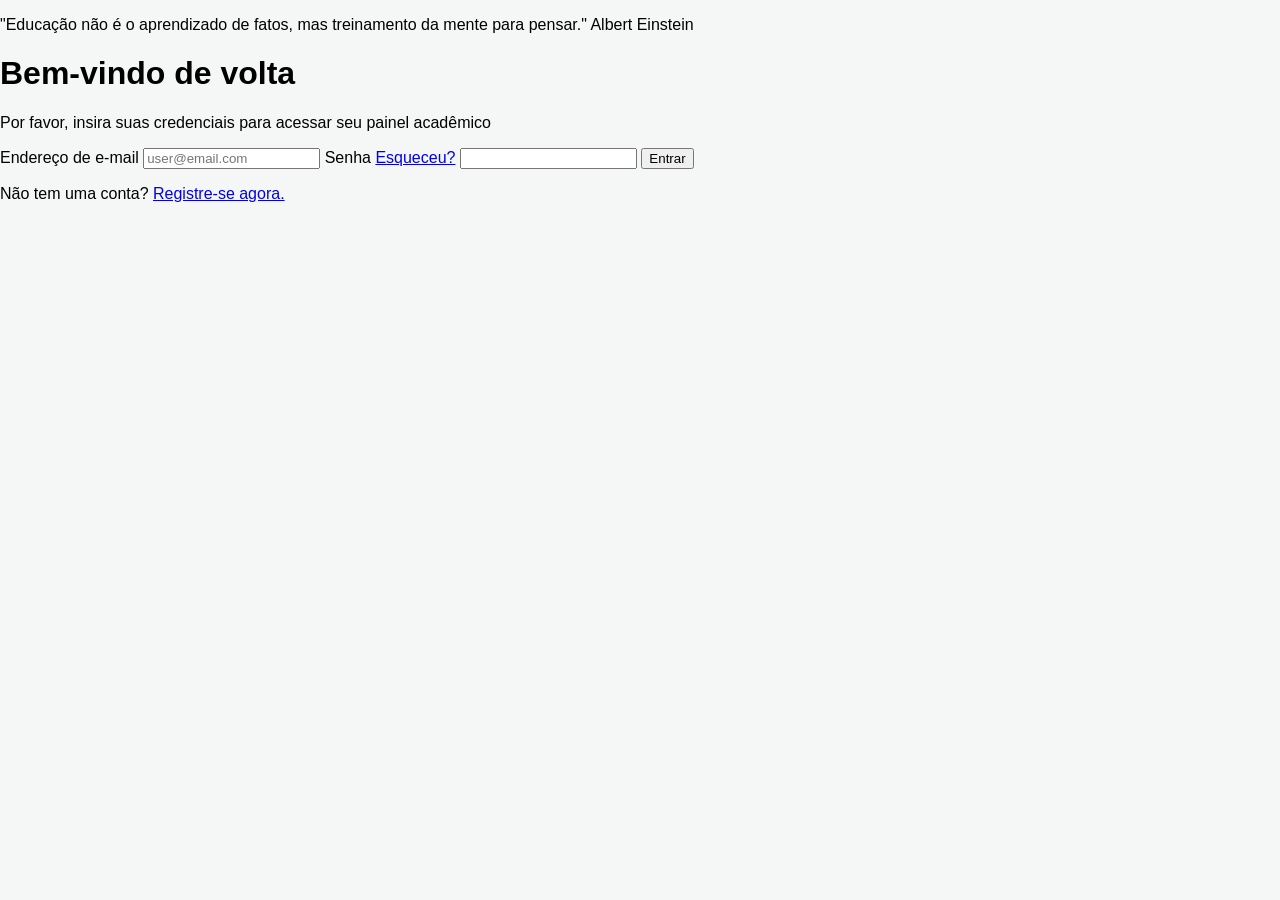
<file: index.html>
<!DOCTYPE html>
<html lang="en">

<head>
    <meta charset="UTF-8">
    <meta name="viewport" content="width=device-width, initial-scale=1.0">

    <link href="style.css" rel="stylesheet">

    <title>Login</title>
</head>

<body>

    <div class="container">

        <div class="hero">
            <p>
                "Educação não é o aprendizado de fatos,
                mas treinamento da mente para pensar."
                <span>Albert Einstein</span>
            </p>
        </div>

        <div class="formulario">
            <div>

                <h1>Bem-vindo de volta</h1>
                <p>Por favor, insira suas credenciais para acessar seu painel acadêmico</p>

                <form onsubmit="login(event)">

                    <label for="email">Endereço de e-mail</label>
                    <input name="email" id="email" type="text" placeholder="user@email.com" />

                    <label for="senha">
                        Senha
                        <a href="esqueceu.html">Esqueceu?</a>
                    </label>
                    <input name="senha" id="senha" type="password">

                    <button type="submit">Entrar</button>

                </form>

                <p class="registre-se">Não tem uma conta? <a href="registro.html">Registre-se agora.</a></p>

            </div>
        </div>

    </div>
    </div> <!-- container -->

    <script>
        function login(e) {
            e.preventDefault();

            const email = document.getElementById("email").value;
            const senha = document.getElementById("senha").value;

            if (email && senha) {
                window.location.href = "dashboard.html";
            } else {
                alert("Preencha os campos");
            }
        }
    </script>

</body>

</html>
</body>

</html>
</file>
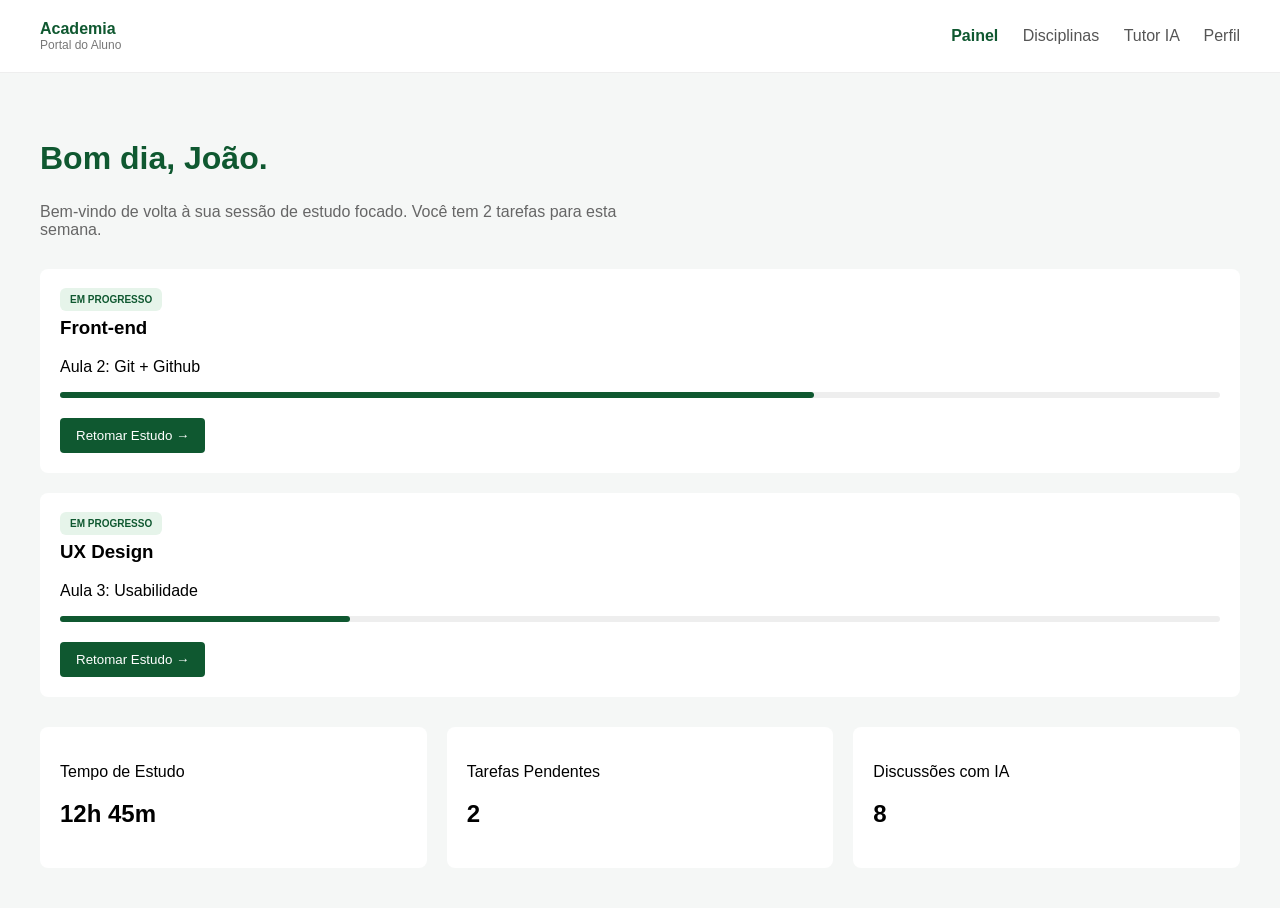
<file: dashboard.html>
<!DOCTYPE html>
<html lang="pt-br">

<head>
    <meta charset="UTF-8">
    <meta name="viewport" content="width=device-width, initial-scale=1.0">
    <link href="style.css" rel="stylesheet">
    <title>Dashboard</title>
</head>

<body>

    <header class="topbar">
        <div class="logo">
            <strong style="color: #0F5830;">Academia</strong>
            <span>Portal do Aluno</span>
        </div>

        <nav>
            <a href="dashboard.html" class="active">Painel</a>
            <a href="disciplinas.html">Disciplinas</a>
            <a href="tutor.html">Tutor IA</a>
            <a href="perfil.html">Perfil</a>
        </nav>
    </header>

    <main class="dashboard">

        <section class="welcome">
            <h1>Bom dia, João.</h1>
            <p>
                Bem-vindo de volta à sua sessão de estudo focado.
                Você tem 2 tarefas para esta semana.
            </p>
        </section>

        <section class="courses">

            <div class="course-card">
                <span class="badge">EM PROGRESSO</span>

                <h3>Front-end</h3>
                <p>Aula 2: Git + Github</p>

                <div class="progress">
                    <div class="bar" style="width: 65%"></div>
                </div>

                <button>Retomar Estudo →</button>
            </div>

            <div class="course-card">
                <span class="badge">EM PROGRESSO</span>

                <h3>UX Design</h3>
                <p>Aula 3: Usabilidade</p>

                <div class="progress">
                    <div class="bar" style="width: 25%"></div>
                </div>

                <button>Retomar Estudo →</button>
            </div>

        </section>

        <section class="stats">

            <div class="stat-card">
                <p>Tempo de Estudo</p>
                <h2>12h 45m</h2>
            </div>

            <div class="stat-card">
                <p>Tarefas Pendentes</p>
                <h2>2</h2>
            </div>

            <div class="stat-card">
                <p>Discussões com IA</p>
                <h2>8</h2>
            </div>

        </section>

    </main>

</body>

</html>
</file>
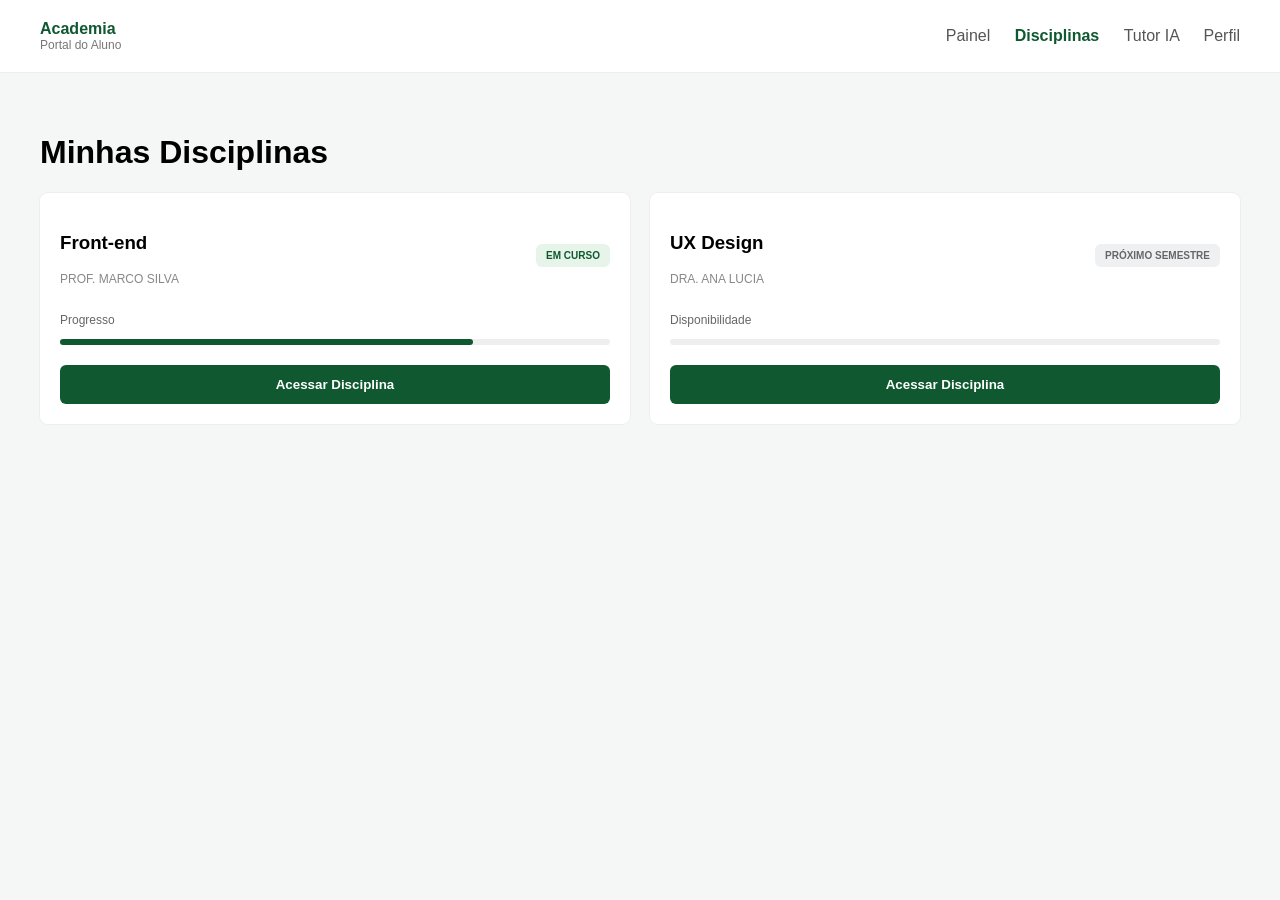
<file: disciplinas.html>
<!DOCTYPE html>
<html lang="pt-br">

<head>
    <meta charset="UTF-8">
    <link href="style.css" rel="stylesheet">
    <title>Disciplinas</title>
</head>

<body>

    <header class="topbar">
        <div class="logo">
            <strong style="color: #0F5830;">Academia</strong>
            <span>Portal do Aluno</span>
        </div>

        <nav>
            <a href="dashboard.html">Painel</a>
            <a href="disciplinas.html" class="active">Disciplinas</a>
            <a href="tutor.html">Tutor IA</a>
            <a href="perfil.html">Perfil</a>
        </nav>
    </header>

    <main class="dashboard">

        <h1>Minhas Disciplinas</h1>

        <div class="disciplinas-grid">

            <!-- CARD 1 -->
            <div class="disciplina-card">

                <div class="top">
                    <div>
                        <h3>Front-end</h3>
                        <p class="prof">PROF. MARCO SILVA</p>
                    </div>

                    <span class="badge verde">EM CURSO</span>
                </div>

                <p class="label">Progresso</p>

                <div class="progress">
                    <div class="bar" style="width: 75%"></div>
                </div>

                <button class="btn">Acessar Disciplina</button>
            </div>

            <!-- CARD 2 -->
            <div class="disciplina-card">

                <div class="top">
                    <div>
                        <h3>UX Design</h3>
                        <p class="prof">DRA. ANA LUCIA</p>
                    </div>

                    <span class="badge cinza">PRÓXIMO SEMESTRE</span>
                </div>

                <p class="label">Disponibilidade</p>

                <div class="progress">
                    <div class="bar vazio"></div>
                </div>

                <button class="btn">Acessar Disciplina</button>
            </div>

        </div>

    </main>

</body>

</html>
</file>
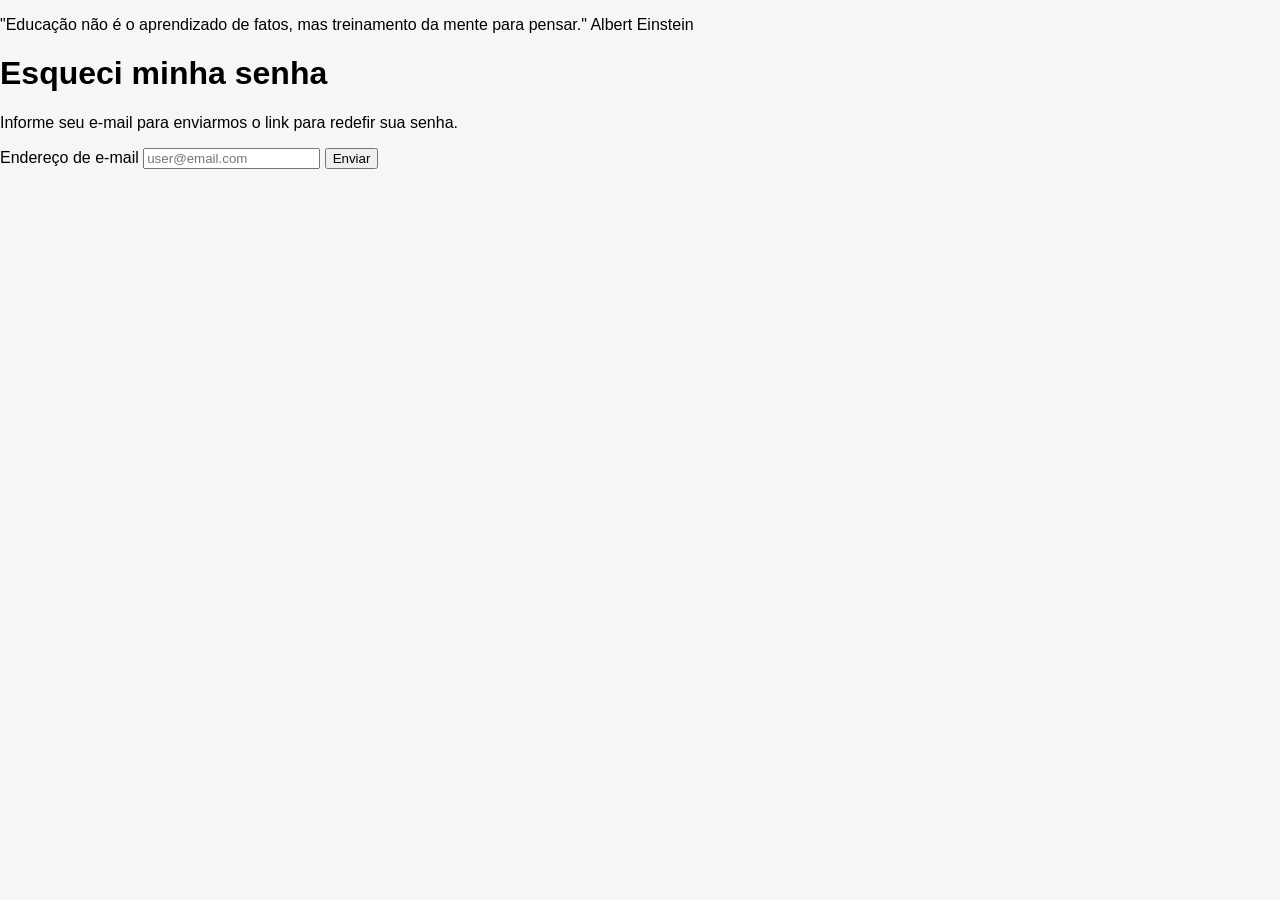
<file: esqueceu.html>
<!DOCTYPE html>
<html lang="en">

<head>
    <meta charset="UTF-8">
    <meta name="viewport" content="width=device-width, initial-scale=1.0">
    <link href="style.css" rel="stylesheet">
    <title>Login</title>
</head>

<body>

    <div class="container">

        <div class="hero">
            <p>
                "Educação não é o aprendizado de fatos,
                mas treinamento da mente para pensar."
                <span>Albert Einstein</span>
            </p>
        </div>
    
        <div class="formulario">
            <div>
                <h1>Esqueci minha senha</h1>
                <p>Informe seu e-mail para enviarmos o link para redefir sua senha.</p>
        
                <form action="/login" method="post">
                    <label for="email">Endereço de e-mail</label>
                    <input name="email" id="email" type="text" placeholder="user@email.com" />
        
                    <button type="submit">Enviar</button>
                </form>
            </div>
        </div>
    </div>


</body>

</html>
</file>
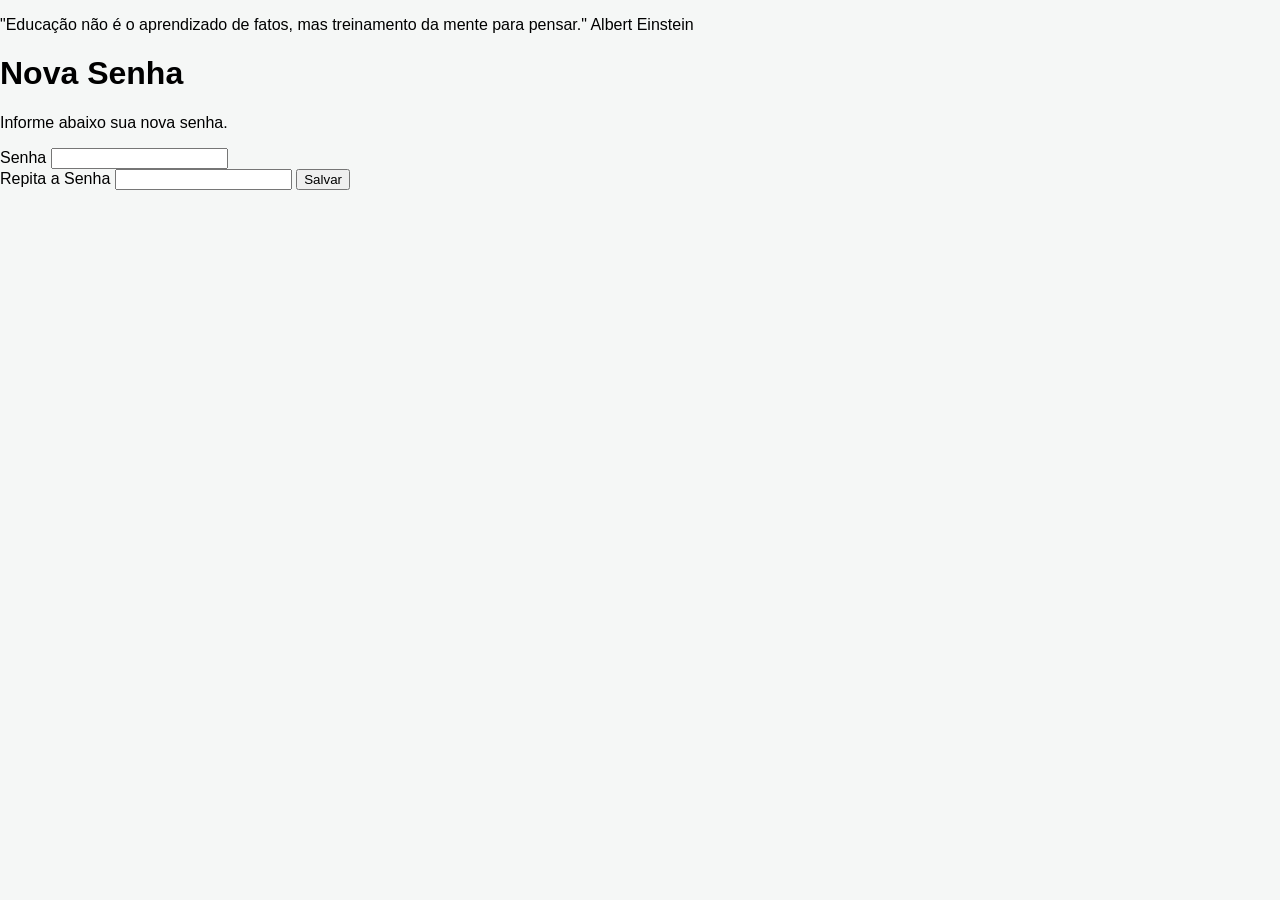
<file: nova-senha.html>
<!DOCTYPE html>
<html lang="en">

<head>
    <meta charset="UTF-8">
    <meta name="viewport" content="width=device-width, initial-scale=1.0">
    <link href="style.css" rel="stylesheet">
    <title>Login</title>
</head>

<body>

    <div class="container">
        
        <div class="hero">
            <p>
                "Educação não é o aprendizado de fatos,
                mas treinamento da mente para pensar."
                <span>Albert Einstein</span>
            </p>
        </div>
    
        <div class="formulario">
            <div>
                <h1>Nova Senha</h1>
                <p>Informe abaixo sua nova senha.</p>
        
                <form action="/login" method="post">
                    
                    <label for="senha">Senha</label>
                    <input name="senha" id="senha" type="password" />
        
                    <br/>
        
                    <label for="repitasenha">Repita a Senha</label>
                    <input name="repitasenha" id="repitasenha" type="password" />
        
                    <button type="submit">Salvar</button>
                </form>
            </div>
        </div>
    </div>


</body>

</html>
</file>
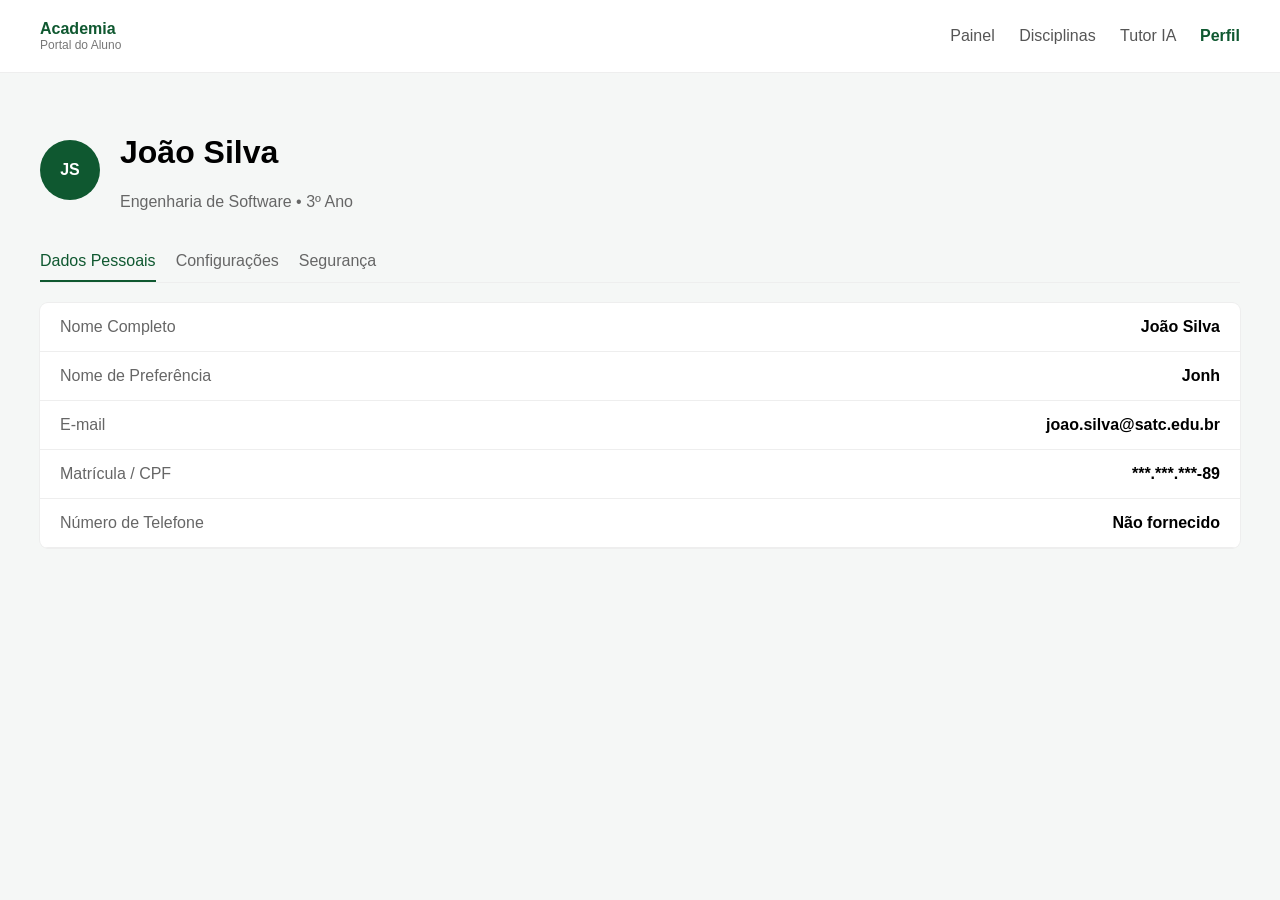
<file: perfil.html>
<!DOCTYPE html>
<html lang="pt-br">

<head>
    <meta charset="UTF-8">
    <link href="style.css" rel="stylesheet">
    <title>Perfil</title>
</head>

<body>

    <header class="topbar">
        <div class="logo">
            <strong style="color: #0F5830;">Academia</strong>
            <span>Portal do Aluno</span>
        </div>

        <nav>
            <a href="dashboard.html">Painel</a>
            <a href="disciplinas.html">Disciplinas</a>
            <a href="tutor.html">Tutor IA</a>
            <a href="perfil.html" class="active">Perfil</a>
        </nav>
    </header>

    <main class="perfil">

        <!-- HEADER PERFIL -->
        <div class="perfil-header">
            <div class="avatar-lg">JS</div>

            <div>
                <h1>João Silva</h1>
                <p>Engenharia de Software • 3º Ano</p>
            </div>
        </div>

        <!-- TABS -->
        <div class="tabs">
            <span class="active">Dados Pessoais</span>
            <span>Configurações</span>
            <span>Segurança</span>
        </div>

        <!-- CARD -->
        <div class="perfil-card">

            <div class="row">
                <span>Nome Completo</span>
                <strong>João Silva</strong>
            </div>

            <div class="row">
                <span>Nome de Preferência</span>
                <strong>Jonh</strong>
            </div>

            <div class="row">
                <span>E-mail</span>
                <strong>joao.silva@satc.edu.br</strong>
            </div>

            <div class="row">
                <span>Matrícula / CPF</span>
                <strong>***.***.***-89</strong>
            </div>

            <div class="row">
                <span>Número de Telefone</span>
                <strong>Não fornecido</strong>
            </div>

        </div>

    </main>

</body>

</html>
</file>
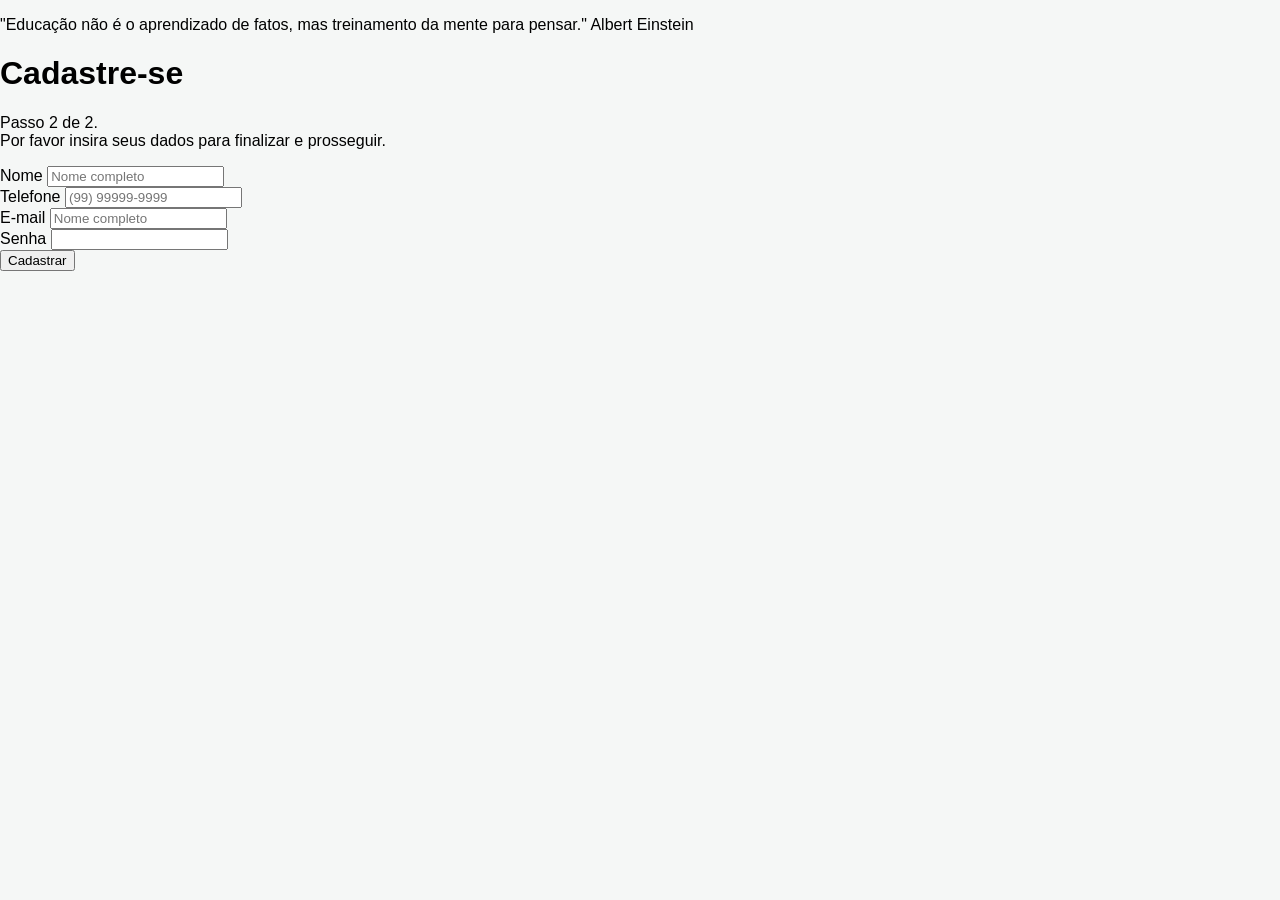
<file: registro-2.html>
<!DOCTYPE html>
<html lang="en">

<head>
    <meta charset="UTF-8">
    <meta name="viewport" content="width=device-width, initial-scale=1.0">
    <link href="style.css" rel="stylesheet">
    <title>Login</title>
</head>

<body>

    <div class="container">
        <div class="hero">
            <p>
                "Educação não é o aprendizado de fatos,
                mas treinamento da mente para pensar."
                <span>Albert Einstein</span>
            </p>
        </div>

        <div class="formulario">
            <div>
                <h1>Cadastre-se</h1>
                <p>
                    Passo 2 de 2. <br />
                    Por favor insira seus dados para finalizar e prosseguir.
                </p>

                <form action="/cadastrar" method="post">

                    <label for="nome">Nome</label>
                    <input name="nome" id="nome" type="text" placeholder="Nome completo" />

                    <br />

                    <label for="telefone">Telefone</label>
                    <input name="telefone" id="telefone" type="tel" placeholder="(99) 99999-9999" />

                    <br />

                    <label for="email">E-mail</label>
                    <input name="email" id="email" type="email" placeholder="Nome completo" />

                    <br />

                    <label for="senha">Senha</label>
                    <input name="senha" id="senha" type="password" />

                    <br />

                    <button type="submit">Cadastrar</button>
                </form>
            </div>
        </div>
    </div>


</body>

</html>
</file>
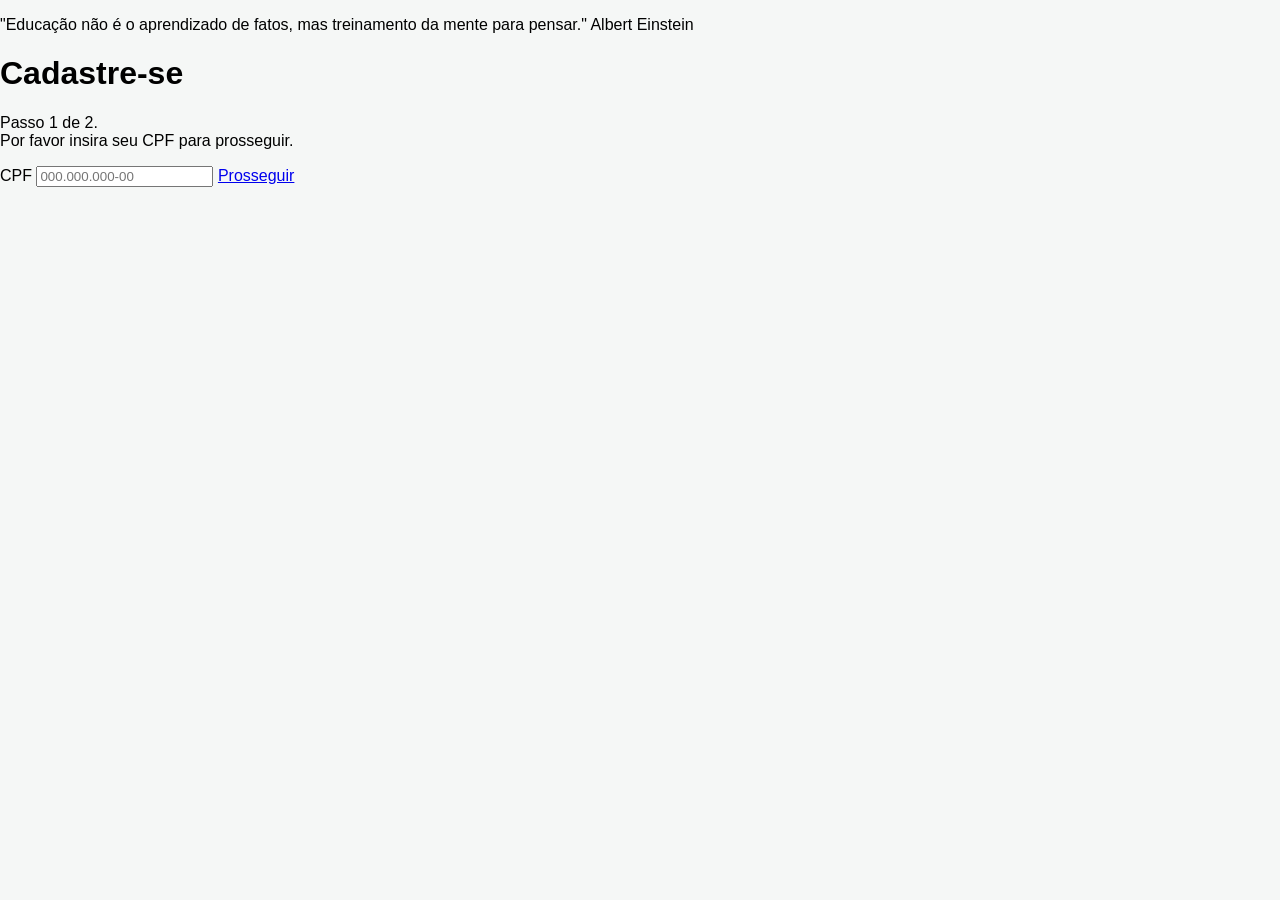
<file: registro.html>
<!DOCTYPE html>
<html lang="en">

<head>
    <meta charset="UTF-8">
    <meta name="viewport" content="width=device-width, initial-scale=1.0">
    <link href="style.css" rel="stylesheet">
    <title>Login</title>
</head>

<body>

    <div class="container">
        <div class="hero">
            <p>
                "Educação não é o aprendizado de fatos,
                mas treinamento da mente para pensar."
                <span>Albert Einstein</span>
            </p>
        </div>
    
        <div class="formulario">
            <div>
                <h1>Cadastre-se</h1>
                <p>
                    Passo 1 de 2. <br/>
                    Por favor insira seu CPF para prosseguir.
                </p>
        
                <label for="cpf">CPF</label>
                <input name="cpf" id="cpf" type="text" placeholder="000.000.000-00" />
        
                <a href="registro-2.html">Prosseguir</a>
            </div>
            
            
        </div>
    </div>


</body>

</html>
</file>
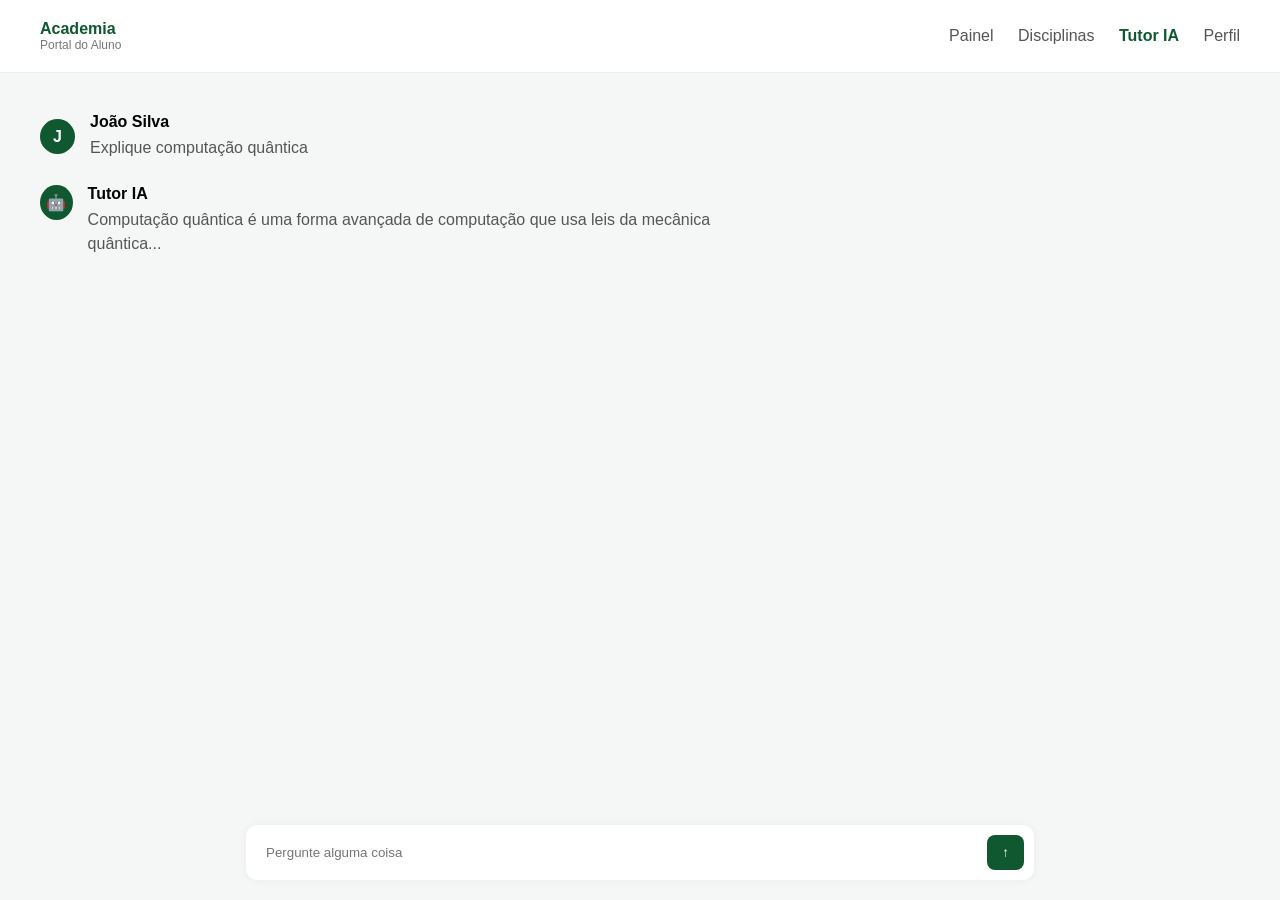
<file: tutor.html>
<!DOCTYPE html>
<html lang="pt-br">

<head>
    <meta charset="UTF-8">
    <link href="style.css" rel="stylesheet">
    <title>Tutor IA</title>
</head>

<body>

    <header class="topbar">
        <div class="logo">
            <strong style="color: #0F5830;">Academia</strong>
            <span>Portal do Aluno</span>
        </div>

        <nav>
            <a href="dashboard.html">Painel</a>
            <a href="disciplinas.html">Disciplinas</a>
            <a href="tutor.html" class="active">Tutor IA</a>
            <a href="perfil.html">Perfil</a>
        </nav>
    </header>

    <main class="chat">

        <!-- MENSAGEM USUÁRIO -->
        <div class="msg user">
            <div class="avatar">J</div>
            <div>
                <strong>João Silva</strong>
                <p>Explique computação quântica</p>
            </div>
        </div>

        <!-- MENSAGEM IA -->
        <div class="msg bot">
            <div class="avatar bot">🤖</div>
            <div>
                <strong>Tutor IA</strong>
                <p>
                    Computação quântica é uma forma avançada de computação que usa leis da mecânica quântica...
                </p>
            </div>
        </div>

    </main>

    <!-- INPUT FIXO -->
    <div class="chat-input">
        <input type="text" placeholder="Pergunte alguma coisa">
        <button>↑</button>
    </div>

</body>

</html>
</file>
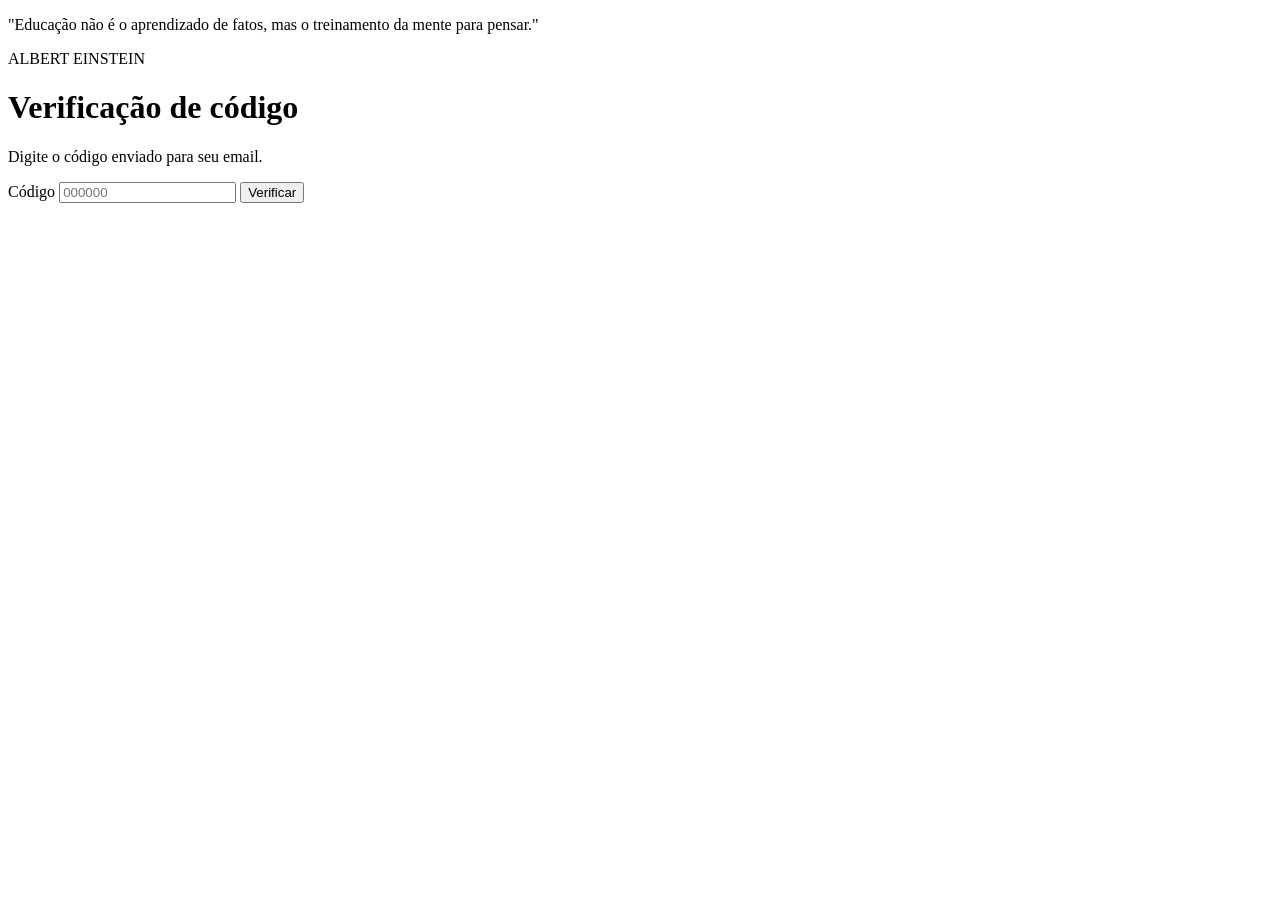
<file: aula HTML/Estrutura_HTML/codigo_senha.html>
<!DOCTYPE html>
<html lang="en">

<head>
    <meta charset="UTF-8">
    <meta name="viewport" content="width=device-width, initial-scale=1.0">
    <title>Document</title>
</head>

<body>
    <div class="container">

        <div class="left">
            <p>
                "Educação não é o aprendizado de fatos, mas o treinamento da mente para pensar."
            </p>
            <span>ALBERT EINSTEIN</span>
        </div>

        <h1>Verificação de código</h1>

        <p>
            Digite o código enviado para seu email.
        </p>

        <form action="nova_senha.html">

            <label for="codigo">Código</label>
            <input type="text" id="codigo" placeholder="000000">

            <button type="submit">Verificar</button>

        </form>

</body>

</html>
</file>
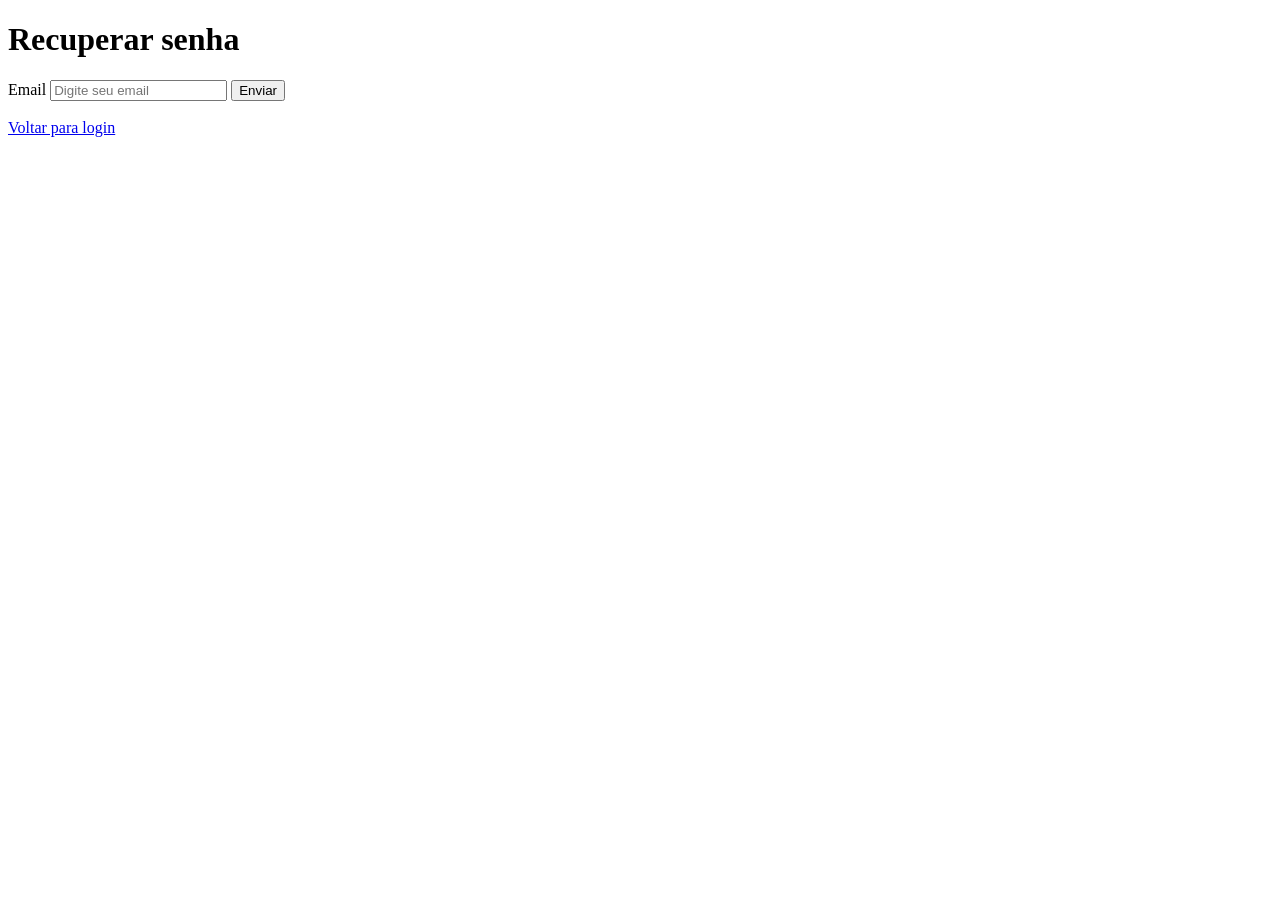
<file: aula HTML/Estrutura_HTML/esqueceu.html>
<!DOCTYPE html>
<html lang="en">

<head>
    <meta charset="UTF-8">
    <meta name="viewport" content="width=device-width, initial-scale=1.0">
    <title>Document</title>
</head>

<body>
    <h1>Recuperar senha</h1>

    <label>Email</label>
    <input type="email" placeholder="Digite seu email">

    <button>Enviar</button>

    <br><br>

    <a href="login.html">Voltar para login</a>

</body>

</html>
</file>
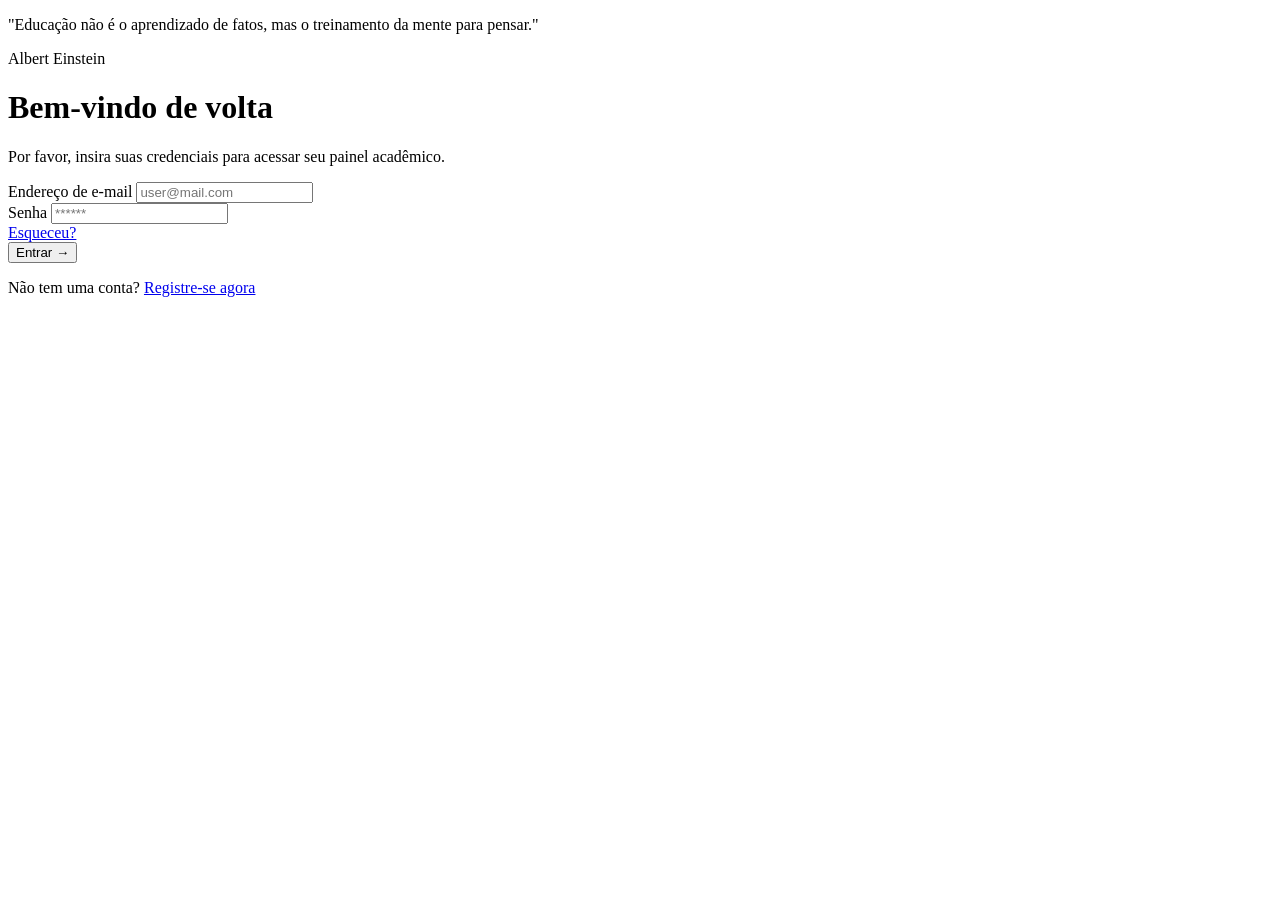
<file: aula HTML/Estrutura_HTML/login.html>
<!DOCTYPE html>
<html lang="en">

<head>
    <meta charset="UTF-8">
    <meta name="viewport" content="width=device-width, initial-scale=1.0">
    <title>Document</title>
</head>

<body>

    <div class="container">

        <div class="left">
            <p>
                "Educação não é o aprendizado de fatos, mas o treinamento da mente para pensar."
            </p>
            <span>Albert Einstein</span>
        </div>

        <div class="right">

            <h1>Bem-vindo de volta</h1>
            <p class="subtitle">
                Por favor, insira suas credenciais para acessar seu painel acadêmico.
            </p>

            <label for="email">Endereço de e-mail</label>
            <input id="email" type="email" placeholder="user@mail.com">

            <div class="senha-container">

                <div class="senha-linha">
                    <label for="senha">Senha</label>
                    <input id="senha" type="password" placeholder="******">
                </div>

                <a href="esqueceu.html">Esqueceu?</a>

            </div>

            <button>Entrar →</button>

            <p class="registro">
                Não tem uma conta? <a href="registro_1.html">Registre-se agora</a>
            </p>

        </div>

    </div>

</body>

</html>
</file>
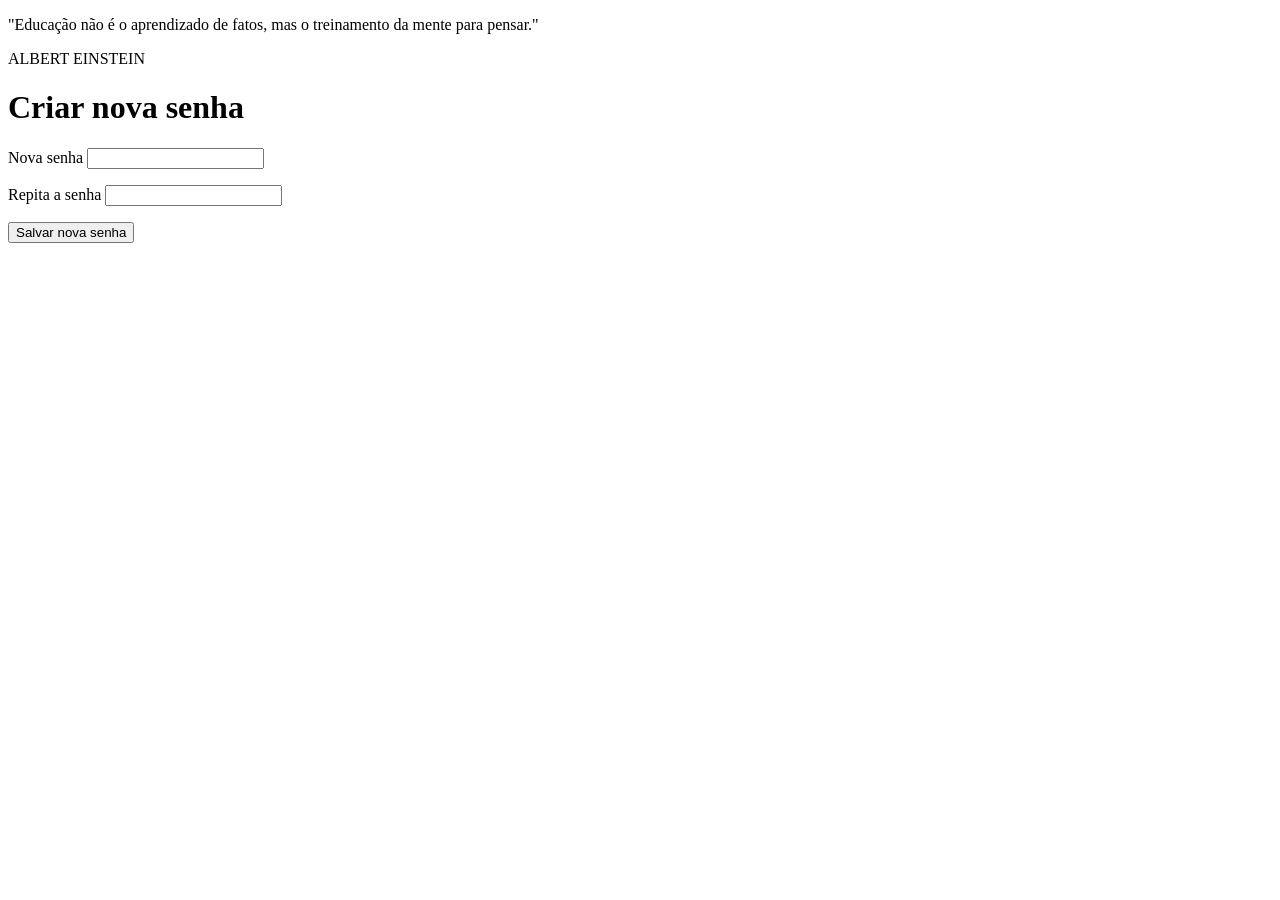
<file: aula HTML/Estrutura_HTML/nova_senha.html>
<!DOCTYPE html>
<html lang="en">

<head>
    <meta charset="UTF-8">
    <meta name="viewport" content="width=device-width, initial-scale=1.0">
    <title>Document</title>
</head>

<body>
    <div class="container">

        <div class="left">
            <p>
                "Educação não é o aprendizado de fatos, mas o treinamento da mente para pensar."
            </p>
            <span>ALBERT EINSTEIN</span>
        </div>

        <h1>Criar nova senha</h1>

        <form action="login.html">

            <p><label for="senha">Nova senha</label>
                <input type="password" id="senha">
            </p>
            <p>
                <label for="confirmar">Repita a senha</label>
                <input type="password" id="confirmar">
            </p>
            <p>
                <button type="submit">Salvar nova senha</button>
            </p>


        </form>
</body>

</html>
</file>
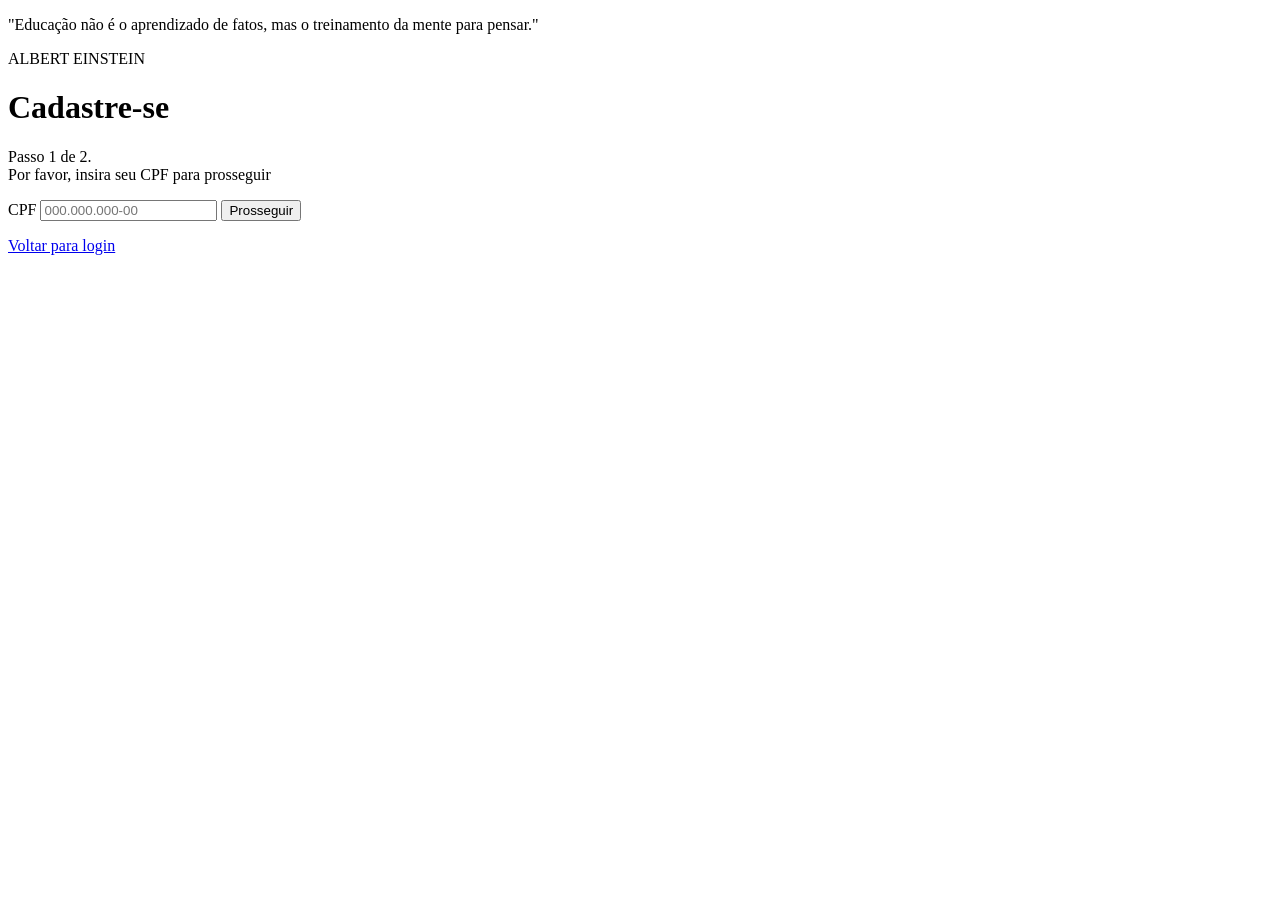
<file: aula HTML/Estrutura_HTML/registro 1.html>
<!DOCTYPE html>
<html lang="en">

<head>
    <meta charset="UTF-8">
    <meta name="viewport" content="width=device-width, initial-scale=1.0">
    <title>Document</title>
</head>

<body>
    <div class="container">

        <div class="left">
            <p>
                "Educação não é o aprendizado de fatos, mas o treinamento da mente para pensar."
            </p>
            <span>ALBERT EINSTEIN</span>
        </div>

        <div class="right">

            <h1>Cadastre-se</h1>

            <p class="subtitle">
                Passo 1 de 2.<br>
                Por favor, insira seu CPF para prosseguir
            </p>

            <label for="cpf">CPF</label>
            <input type="text" id="cpf" placeholder="000.000.000-00">

            <a href="registro 2.html">
                <button>Prosseguir</button>
            </a>

            <p><a href="login.html">Voltar para login</a></p>

        </div>

    </div>
</body>

</html>
</file>
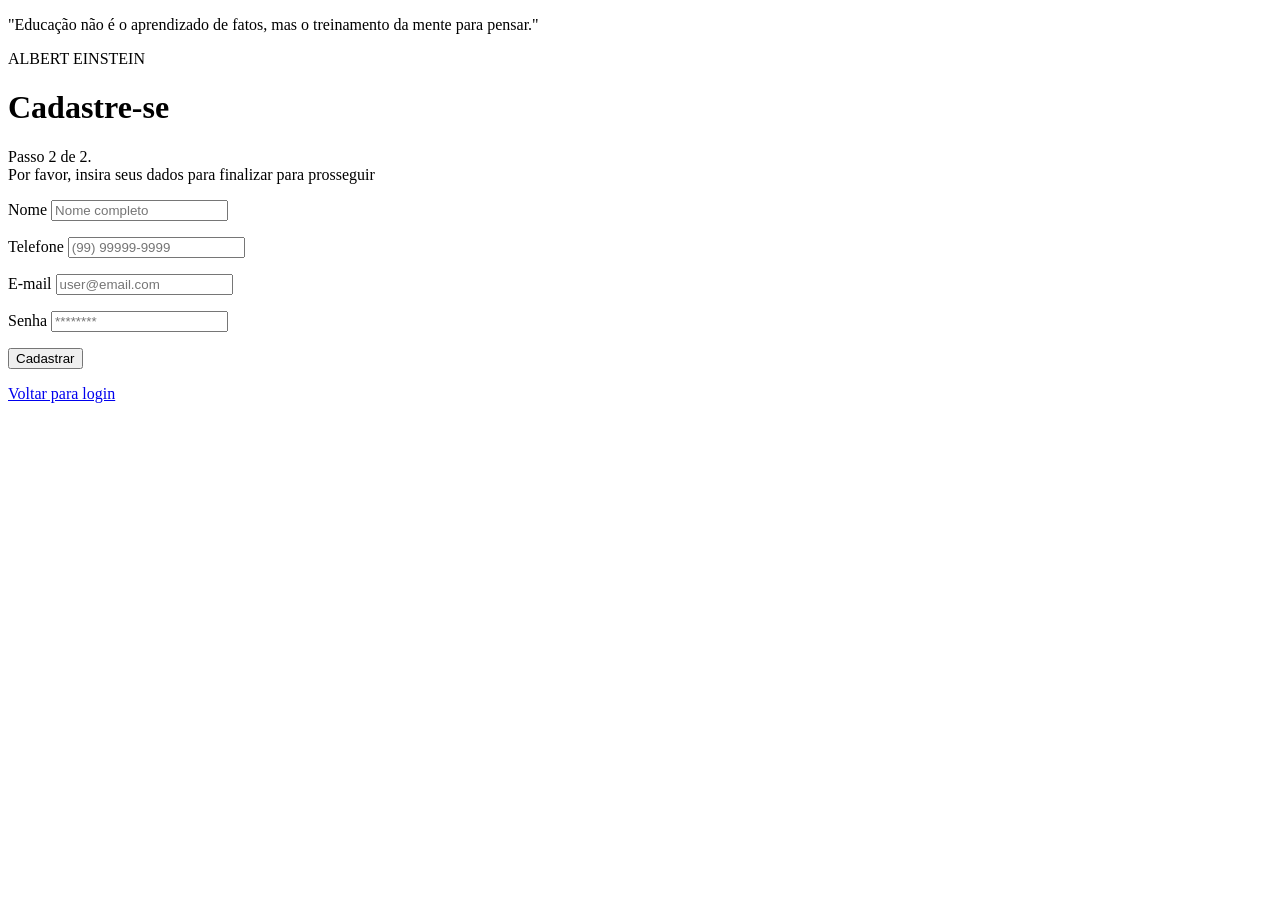
<file: aula HTML/Estrutura_HTML/registro 2.html>
<!DOCTYPE html>
<html lang="en">

<head>
    <meta charset="UTF-8">
    <meta name="viewport" content="width=device-width, initial-scale=1.0">
    <title>Document</title>
</head>

<body>
    <div class="container">

        <div class="left">
            <p>
                "Educação não é o aprendizado de fatos, mas o treinamento da mente para pensar."
            </p>
            <span>ALBERT EINSTEIN</span>
        </div>

        <div class="right">

            <h1>Cadastre-se</h1>

            <p>
                Passo 2 de 2.<br>
                Por favor, insira seus dados para finalizar para prosseguir
            </p>

            <form>

                <p><label for="nome">Nome</label>
                    <input type="text" id="nome" placeholder="Nome completo">
                </p>

                <p><label for="telefone">Telefone</label>
                    <input type="text" id="telefone" placeholder="(99) 99999-9999">
                </p>

                <p><label for="email">E-mail</label>
                    <input type="email" id="email" placeholder="user@email.com">
                </p>

                <p><label for="senha">Senha</label>
                    <input type="password" id="senha" placeholder="********">
                </p>

                <p><button type="submit">Cadastrar</button></p>

            </form>
            <a href="login.html">Voltar para login</a>

        </div>

    </div>
</body>

</html>
</file>
<file: style.css>
body {
    margin: 0;
    font-family: "DM Sans", sans-serif;
    background-color: #f5f7f6;

}

/* TOPBAR */
.topbar {
    display: flex;
    justify-content: space-between;
    align-items: center;
    padding: 20px 40px;
    background: #ffffff;
    border-bottom: 1px solid #eee;
}

.logo span {
    display: block;
    font-size: 12px;
    color: #777;
}

.topbar nav a {
    margin-left: 20px;
    text-decoration: none;
    color: #555;
}

.topbar nav a.active {
    color: #0F5830;
    font-weight: bold;
}

/* MAIN */
.dashboard {
    padding: 40px;
}

/* WELCOME */
.welcome h1 {
    color: #0F5830;
    font-size: 32px;
}

.welcome p {
    color: #666;
    max-width: 600px;
}

/* COURSES */
.courses {
    margin-top: 30px;
}

.course-card {
    background: #fff;
    padding: 20px;
    border-radius: 8px;
    margin-bottom: 20px;
}

.badge {
    font-size: 10px;
    background: #e6f4ea;
    color: #0F5830;
    padding: 4px 8px;
    border-radius: 4px;
}

.course-card h3 {
    margin-top: 10px;
}

.progress {
    background: #eee;
    height: 6px;
    border-radius: 4px;
    margin: 10px 0;
}

.bar {
    height: 100%;
    background: #0F5830;
    border-radius: 4px;
}

.course-card button {
    background: #0F5830;
    color: white;
    border: none;
    padding: 10px 16px;
    border-radius: 4px;
}

/* STATS */
.stats {
    display: flex;
    gap: 20px;
    margin-top: 30px;
}

.stat-card {
    background: #fff;
    padding: 20px;
    border-radius: 8px;
    flex: 1;
}

/* GRID */
.disciplinas-grid {
    display: flex;
    gap: 20px;
    margin-top: 20px;
}

/* CARD */
.disciplina-card {
    background: white;
    padding: 20px;
    border-radius: 8px;
    flex: 1;
    box-shadow: 0 0 0 1px #eee;
}

/* TOPO */
.top {
    display: flex;
    justify-content: space-between;
    align-items: center;
}

.prof {
    font-size: 12px;
    color: #888;
    margin-top: 5px;
}

/* BADGES */
.badge {
    font-size: 10px;
    padding: 6px 10px;
    border-radius: 6px;
    font-weight: bold;
}

.badge.verde {
    background: #e6f4ea;
    color: #0F5830;
}

.badge.cinza {
    background: #eef0f2;
    color: #666;
}

/* LABEL */
.label {
    font-size: 12px;
    margin-top: 15px;
    color: #666;
}

/* PROGRESS */
.progress {
    background: #eee;
    height: 6px;
    border-radius: 4px;
    margin: 8px 0 20px;
}

.bar {
    height: 100%;
    background: #0F5830;
    border-radius: 4px;
}

.bar.vazio {
    width: 0%;
}

/* BOTÃO */
.btn {
    width: 100%;
    background: #0F5830;
    color: white;
    border: none;
    padding: 12px;
    border-radius: 6px;
    font-weight: bold;
}

/* CHAT */
.chat {
    padding: 40px;
    padding-bottom: 120px;
}

/* MENSAGENS */
.msg {
    display: flex;
    gap: 15px;
    margin-bottom: 25px;
    max-width: 700px;
}

.msg.user {
    align-items: center;
}

.msg.bot {
    align-items: flex-start;
}

/* AVATAR */
.avatar {
    width: 35px;
    height: 35px;
    border-radius: 50%;
    background: #0F5830;
    color: white;
    display: flex;
    align-items: center;
    justify-content: center;
    font-weight: bold;
}

/* TEXTO */
.msg p {
    margin: 5px 0 0;
    color: #555;
    line-height: 1.5;
}

/* INPUT FIXO */
.chat-input {
    position: fixed;
    bottom: 20px;
    left: 50%;
    transform: translateX(-50%);
    width: 60%;
    display: flex;
    background: white;
    border-radius: 12px;
    padding: 10px;
    box-shadow: 0 0 10px rgba(0, 0, 0, 0.05);
}

.chat-input input {
    flex: 1;
    border: none;
    outline: none;
    padding: 10px;
}

.chat-input button {
    background: #0F5830;
    color: white;
    border: none;
    padding: 10px 15px;
    border-radius: 8px;
}

/* PERFIL */
.perfil {
    padding: 40px;
}

/* HEADER PERFIL */
.perfil-header {
    display: flex;
    align-items: center;
    gap: 20px;
}

.avatar-lg {
    width: 60px;
    height: 60px;
    border-radius: 50%;
    background: #0F5830;
    color: white;
    display: flex;
    align-items: center;
    justify-content: center;
    font-weight: bold;
}

/* SUBTEXTO */
.perfil-header p {
    color: #666;
    margin-top: 5px;
}

/* TABS */
.tabs {
    display: flex;
    gap: 20px;
    margin-top: 25px;
    border-bottom: 1px solid #eee;
}

.tabs span {
    padding-bottom: 10px;
    cursor: pointer;
    color: #666;
}

.tabs .active {
    color: #0F5830;
    border-bottom: 2px solid #0F5830;
}

/* CARD */
.perfil-card {
    margin-top: 20px;
    background: white;
    border-radius: 8px;
    overflow: hidden;
    box-shadow: 0 0 0 1px #eee;
}

/* LINHAS */
.row {
    display: flex;
    justify-content: space-between;
    padding: 15px 20px;
    border-bottom: 1px solid #eee;
}

.row span {
    color: #666;
}
</file>
